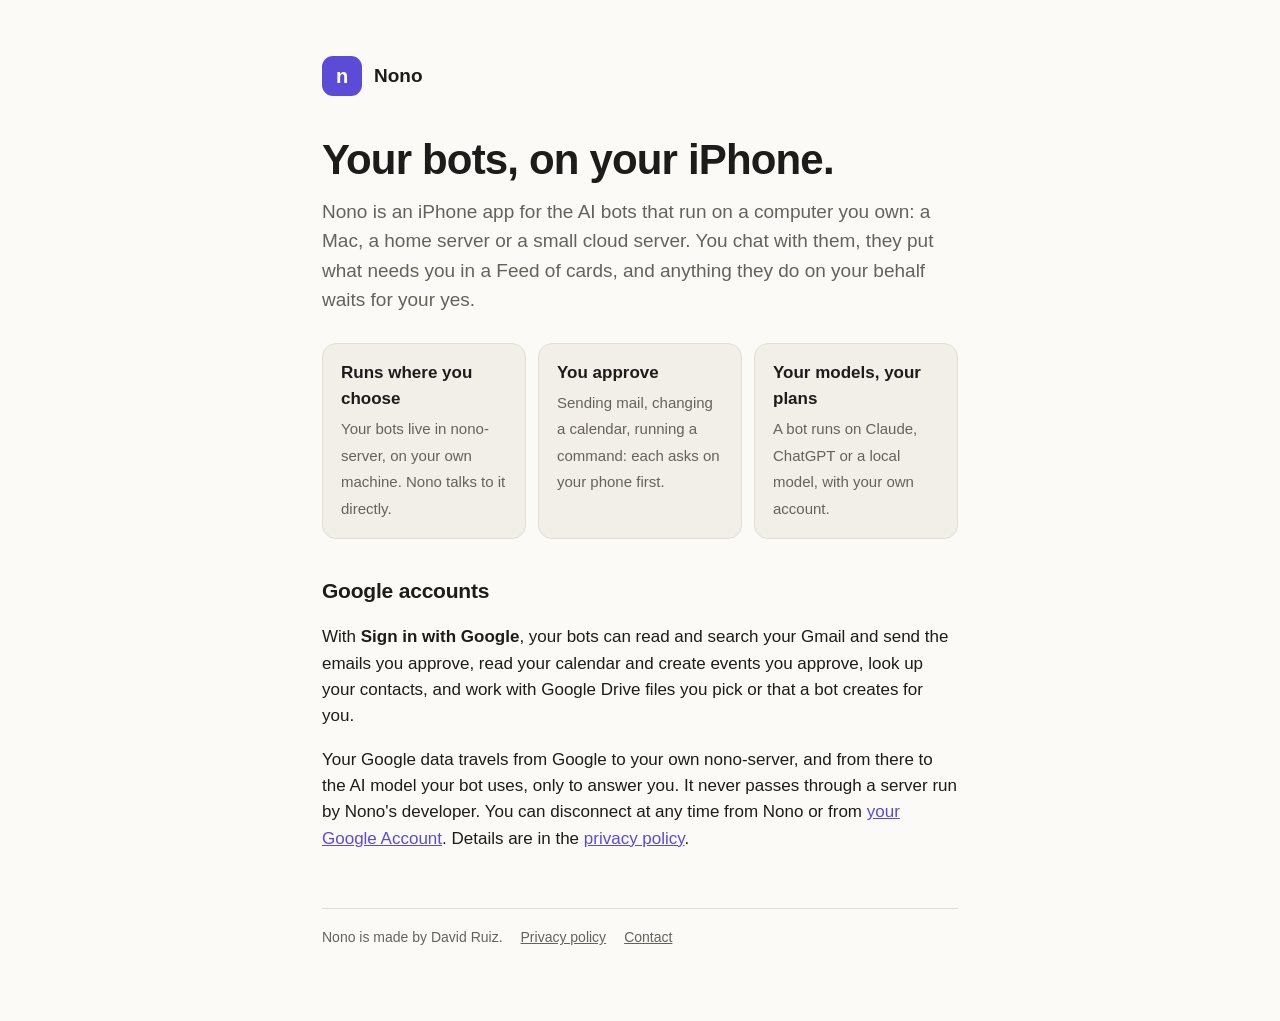
<file: index.html>
<!doctype html>
<html lang="en">
<head>
<meta charset="utf-8">
<meta name="viewport" content="width=device-width, initial-scale=1">
<title>Nono: your bots, on your iPhone</title>
<meta name="description" content="Nono is an iPhone app for the AI bots that run on a computer you own.">
<link rel="stylesheet" href="/style.css">
</head>
<body>
<main>
<header><div class="logo">n</div><a href="/">Nono</a></header>

<h1>Your bots, on your iPhone.</h1>
<p class="lead">Nono is an iPhone app for the AI bots that run on a computer you own: a Mac, a home server or a small cloud server. You chat with them, they put what needs you in a Feed of cards, and anything they do on your behalf waits for your yes.</p>

<div class="cards">
  <div class="card"><b>Runs where you choose</b><span>Your bots live in nono-server, on your own machine. Nono talks to it directly.</span></div>
  <div class="card"><b>You approve</b><span>Sending mail, changing a calendar, running a command: each asks on your phone first.</span></div>
  <div class="card"><b>Your models, your plans</b><span>A bot runs on Claude, ChatGPT or a local model, with your own account.</span></div>
</div>

<h2>Google accounts</h2>
<p>With <b>Sign in with Google</b>, your bots can read and search your Gmail and send the emails you approve, read your calendar and create events you approve, look up your contacts, and work with Google Drive files you pick or that a bot creates for you.</p>
<p>Your Google data travels from Google to your own nono-server, and from there to the AI model your bot uses, only to answer you. It never passes through a server run by Nono's developer. You can disconnect at any time from Nono or from <a href="https://myaccount.google.com/permissions">your Google Account</a>. Details are in the <a href="/privacy">privacy policy</a>.</p>

<footer><span>Nono is made by David Ruiz.</span><a href="/privacy">Privacy policy</a><a href="mailto:privacy@nono.to">Contact</a></footer>
</main>
</body>
</html>
</file>
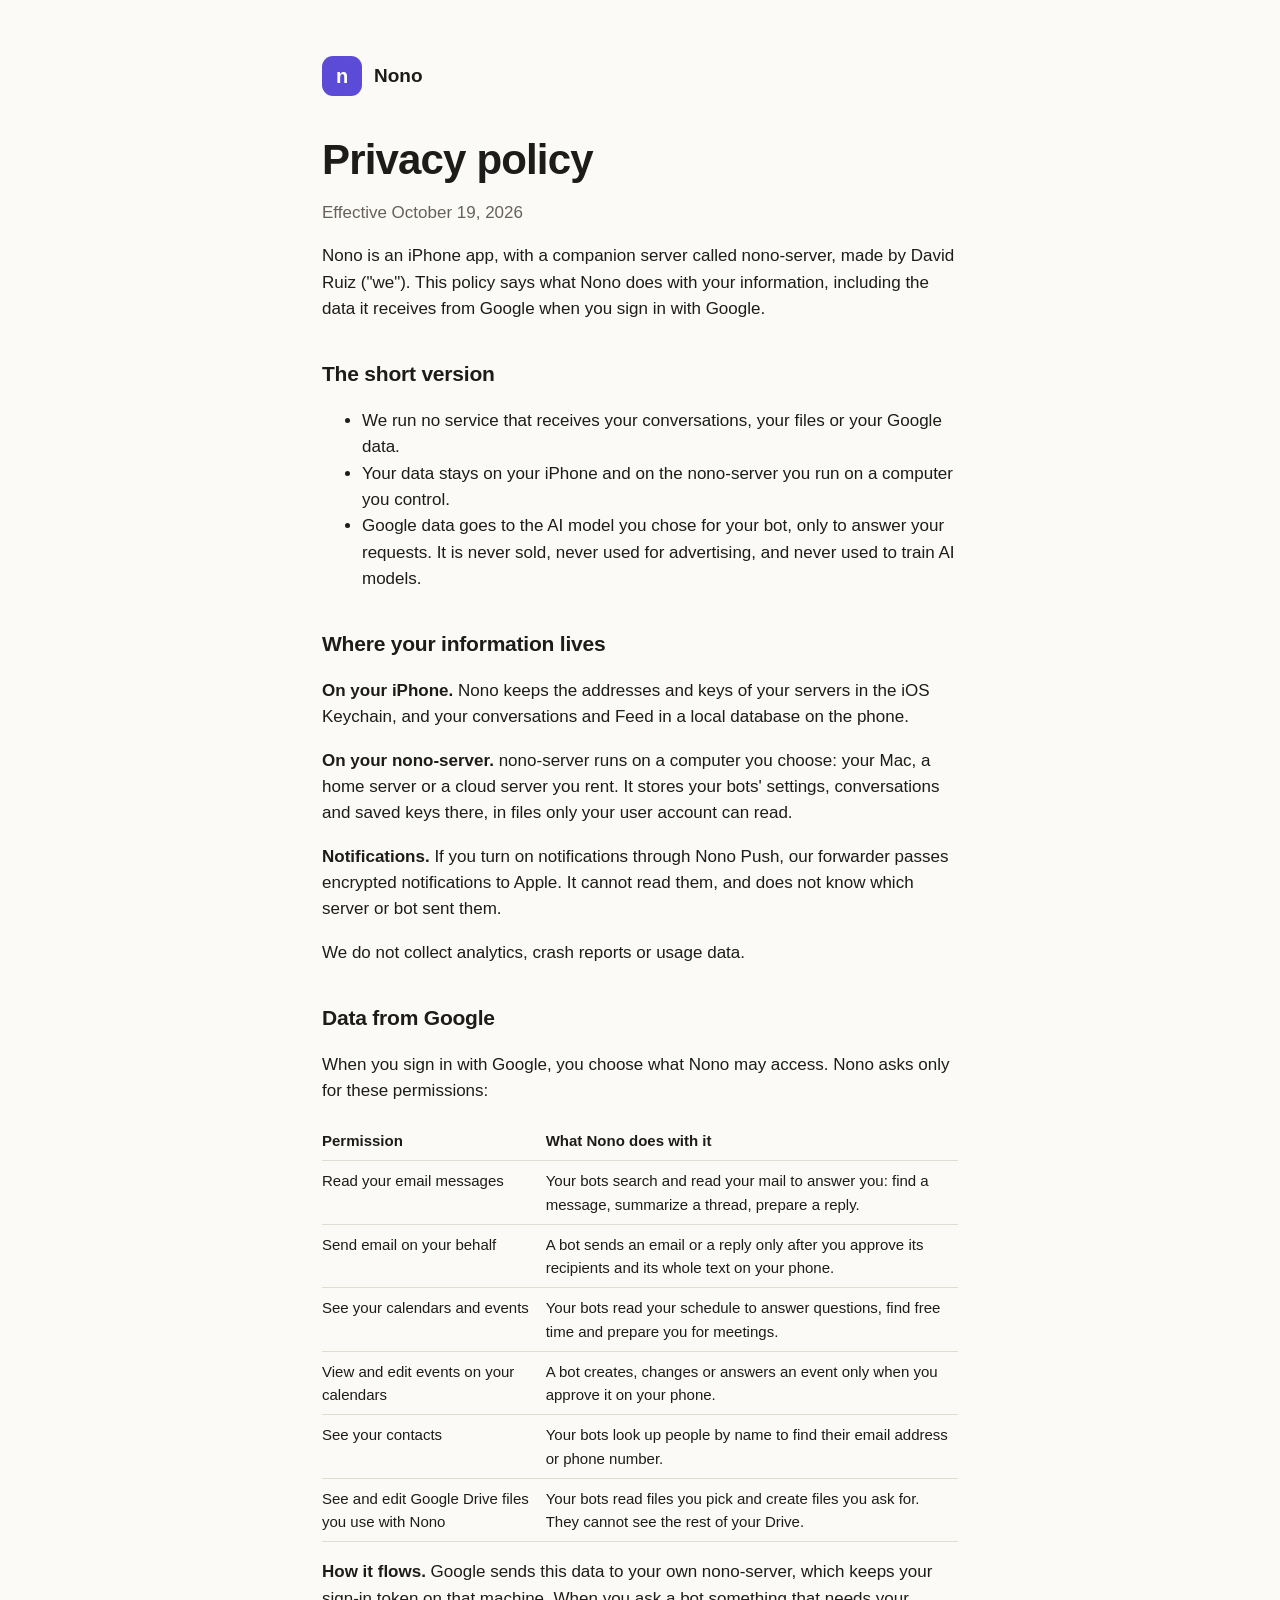
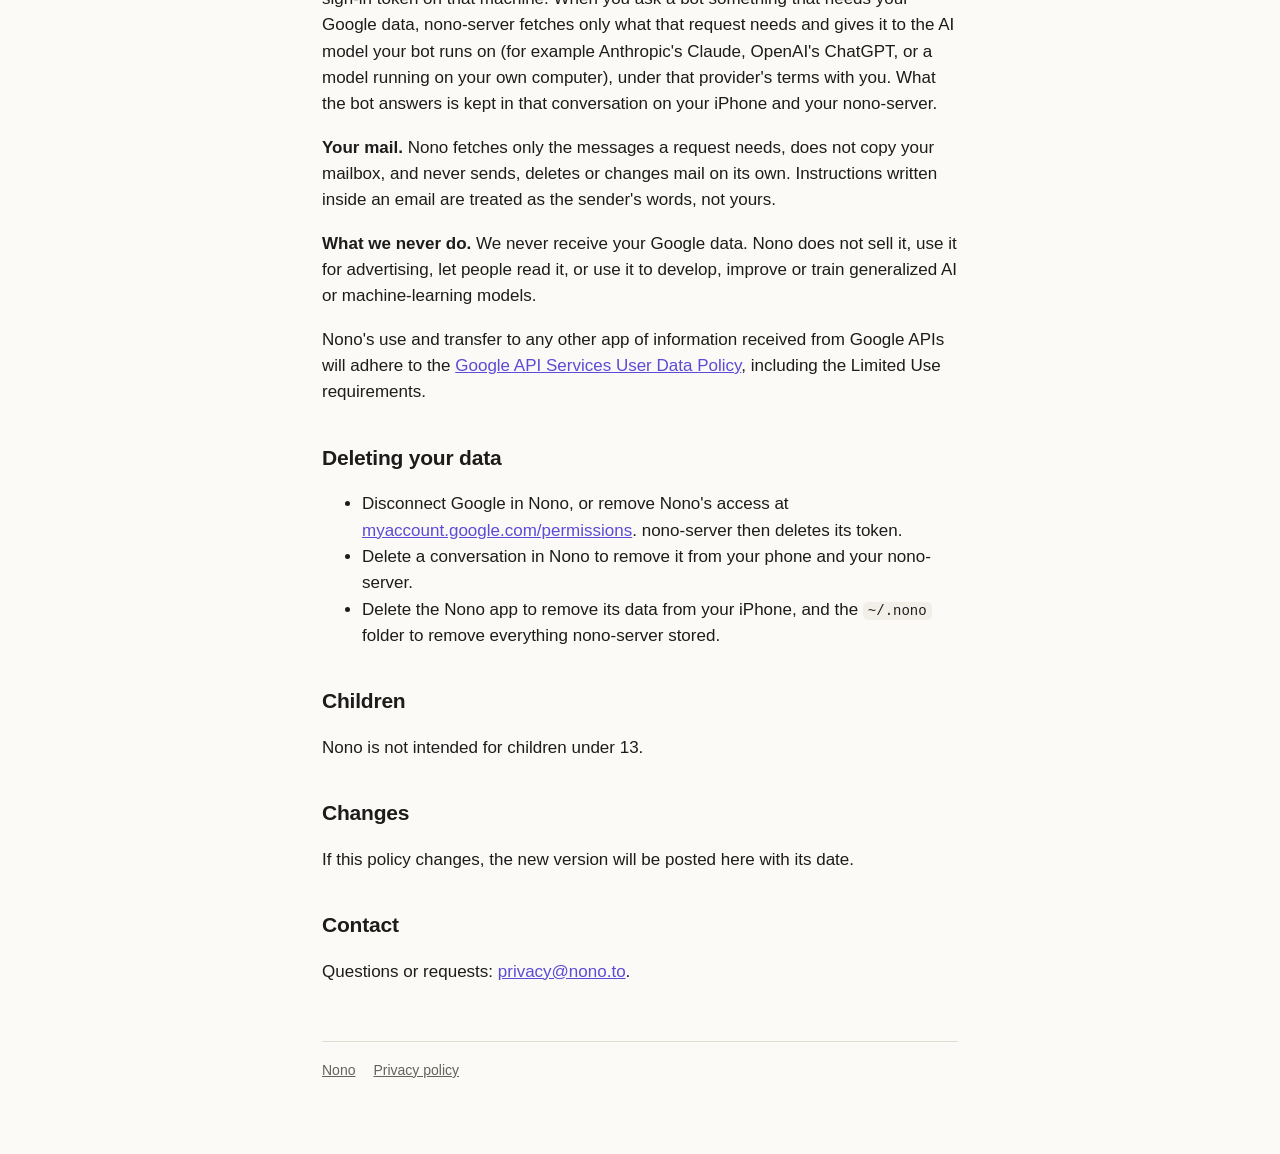
<file: privacy.html>
<!doctype html>
<html lang="en">
<head>
<meta charset="utf-8">
<meta name="viewport" content="width=device-width, initial-scale=1">
<title>Nono privacy policy</title>
<link rel="stylesheet" href="/style.css">
</head>
<body>
<main>
<header><div class="logo">n</div><a href="/">Nono</a></header>

<h1>Privacy policy</h1>
<p class="muted">Effective October 19, 2026</p>

<p>Nono is an iPhone app, with a companion server called nono-server, made by David Ruiz ("we"). This policy says what Nono does with your information, including the data it receives from Google when you sign in with Google.</p>

<h2>The short version</h2>
<ul>
  <li>We run no service that receives your conversations, your files or your Google data.</li>
  <li>Your data stays on your iPhone and on the nono-server you run on a computer you control.</li>
  <li>Google data goes to the AI model you chose for your bot, only to answer your requests. It is never sold, never used for advertising, and never used to train AI models.</li>
</ul>

<h2>Where your information lives</h2>
<p><b>On your iPhone.</b> Nono keeps the addresses and keys of your servers in the iOS Keychain, and your conversations and Feed in a local database on the phone.</p>
<p><b>On your nono-server.</b> nono-server runs on a computer you choose: your Mac, a home server or a cloud server you rent. It stores your bots' settings, conversations and saved keys there, in files only your user account can read.</p>
<p><b>Notifications.</b> If you turn on notifications through Nono Push, our forwarder passes encrypted notifications to Apple. It cannot read them, and does not know which server or bot sent them.</p>
<p>We do not collect analytics, crash reports or usage data.</p>

<h2>Data from Google</h2>
<p>When you sign in with Google, you choose what Nono may access. Nono asks only for these permissions:</p>
<table>
  <tr><th>Permission</th><th>What Nono does with it</th></tr>
  <tr><td>Read your email messages</td><td>Your bots search and read your mail to answer you: find a message, summarize a thread, prepare a reply.</td></tr>
  <tr><td>Send email on your behalf</td><td>A bot sends an email or a reply only after you approve its recipients and its whole text on your phone.</td></tr>
  <tr><td>See your calendars and events</td><td>Your bots read your schedule to answer questions, find free time and prepare you for meetings.</td></tr>
  <tr><td>View and edit events on your calendars</td><td>A bot creates, changes or answers an event only when you approve it on your phone.</td></tr>
  <tr><td>See your contacts</td><td>Your bots look up people by name to find their email address or phone number.</td></tr>
  <tr><td>See and edit Google Drive files you use with Nono</td><td>Your bots read files you pick and create files you ask for. They cannot see the rest of your Drive.</td></tr>
</table>
<p><b>How it flows.</b> Google sends this data to your own nono-server, which keeps your sign-in token on that machine. When you ask a bot something that needs your Google data, nono-server fetches only what that request needs and gives it to the AI model your bot runs on (for example Anthropic's Claude, OpenAI's ChatGPT, or a model running on your own computer), under that provider's terms with you. What the bot answers is kept in that conversation on your iPhone and your nono-server.</p>
<p><b>Your mail.</b> Nono fetches only the messages a request needs, does not copy your mailbox, and never sends, deletes or changes mail on its own. Instructions written inside an email are treated as the sender's words, not yours.</p>
<p><b>What we never do.</b> We never receive your Google data. Nono does not sell it, use it for advertising, let people read it, or use it to develop, improve or train generalized AI or machine-learning models.</p>
<p>Nono's use and transfer to any other app of information received from Google APIs will adhere to the <a href="https://developers.google.com/terms/api-services-user-data-policy">Google API Services User Data Policy</a>, including the Limited Use requirements.</p>

<h2>Deleting your data</h2>
<ul>
  <li>Disconnect Google in Nono, or remove Nono's access at <a href="https://myaccount.google.com/permissions">myaccount.google.com/permissions</a>. nono-server then deletes its token.</li>
  <li>Delete a conversation in Nono to remove it from your phone and your nono-server.</li>
  <li>Delete the Nono app to remove its data from your iPhone, and the <code>~/.nono</code> folder to remove everything nono-server stored.</li>
</ul>

<h2>Children</h2>
<p>Nono is not intended for children under 13.</p>

<h2>Changes</h2>
<p>If this policy changes, the new version will be posted here with its date.</p>

<h2>Contact</h2>
<p>Questions or requests: <a href="mailto:privacy@nono.to">privacy@nono.to</a>.</p>

<footer><a href="/">Nono</a><a href="/privacy">Privacy policy</a></footer>
</main>
</body>
</html>
</file>
<file: style.css>
:root { --fg:#1d1c1a; --muted:#66625b; --bg:#fbfaf7; --card:#f2efe9; --line:#e3ded4; --accent:#5b4bd6; }
@media (prefers-color-scheme: dark) { :root { --fg:#f1eee8; --muted:#a39e95; --bg:#121211; --card:#1d1c1a; --line:#2f2d2a; --accent:#9d92ff; } }
* { box-sizing: border-box; }
body { margin:0; background:var(--bg); color:var(--fg); font:17px/1.55 -apple-system, BlinkMacSystemFont, "Inter", "Segoe UI", sans-serif; }
main { max-width:680px; margin:0 auto; padding:56px 22px 72px; }
header { display:flex; align-items:center; gap:12px; margin-bottom:40px; }
.logo { width:40px; height:40px; border-radius:11px; background:var(--accent); color:#fff; display:grid; place-items:center; font-weight:700; font-size:20px; }
header a { color:inherit; text-decoration:none; font-weight:650; font-size:19px; }
h1 { font-size:clamp(30px,6vw,42px); line-height:1.12; letter-spacing:-.02em; margin:0 0 14px; }
h2 { font-size:21px; margin:36px 0 8px; letter-spacing:-.01em; }
p, li { color:var(--fg); } .lead { font-size:19px; color:var(--muted); margin:0 0 28px; }
.muted { color:var(--muted); }
.cards { display:grid; gap:12px; grid-template-columns:repeat(auto-fit,minmax(190px,1fr)); margin:28px 0; }
.card { background:var(--card); border:1px solid var(--line); border-radius:14px; padding:16px 18px; }
.card b { display:block; margin-bottom:4px; }
.card span { color:var(--muted); font-size:15px; }
a { color:var(--accent); }
table { width:100%; border-collapse:collapse; font-size:15px; margin:10px 0; }
td, th { text-align:left; vertical-align:top; padding:8px 10px 8px 0; border-bottom:1px solid var(--line); }
code { font-size:14px; background:var(--card); padding:1px 5px; border-radius:5px; }
footer { margin-top:56px; padding-top:18px; border-top:1px solid var(--line); color:var(--muted); font-size:14px; display:flex; gap:18px; flex-wrap:wrap; }
footer a { color:var(--muted); }
</file>
